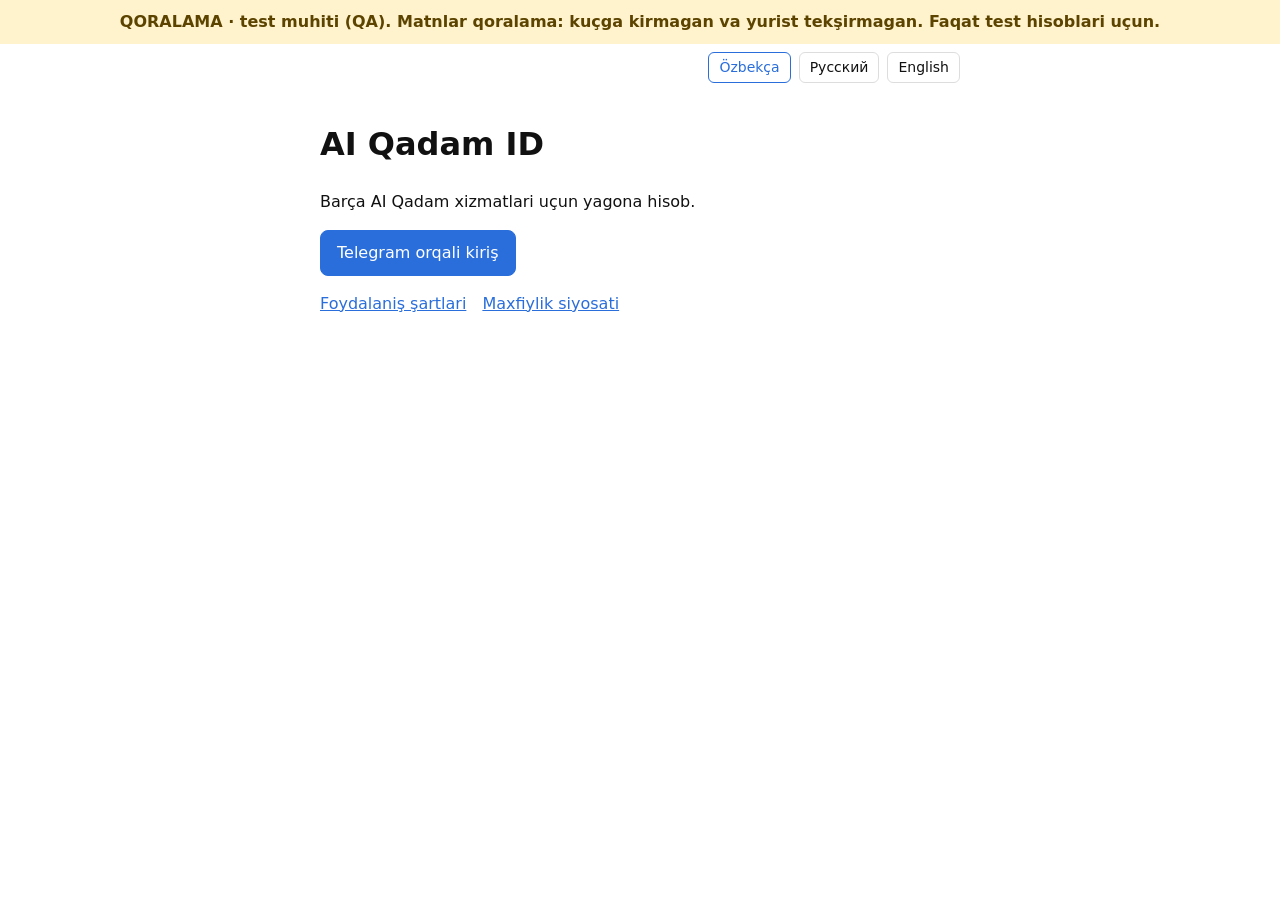
<file: index.html>
<!doctype html>
<html lang="uz" class="guard">
<head>
  <meta charset="utf-8">
  <meta name="viewport" content="width=device-width, initial-scale=1">
  <meta name="robots" content="noindex, nofollow">
  <meta http-equiv="Content-Security-Policy" content="default-src 'self'; script-src 'self' https://telegram.org; connect-src 'self' https://app.flow.aiqadam.org https://oauth.telegram.org; img-src 'self'; object-src 'none'; base-uri 'none'; form-action 'none'">
  <meta name="referrer" content="no-referrer">
  <title>AI Qadam ID (QA)</title>
  <link rel="stylesheet" href="style.css">
  <script src="https://telegram.org/js/telegram-widget.js?22" defer></script>
  <script src="md.js" defer></script>
  <script src="app.js" defer></script>
</head>
<body>
  <div id="banner" class="banner" role="note"></div>
  <nav id="langs" class="langs"></nav>
  <main id="app"></main>
</body>
</html>
</file>
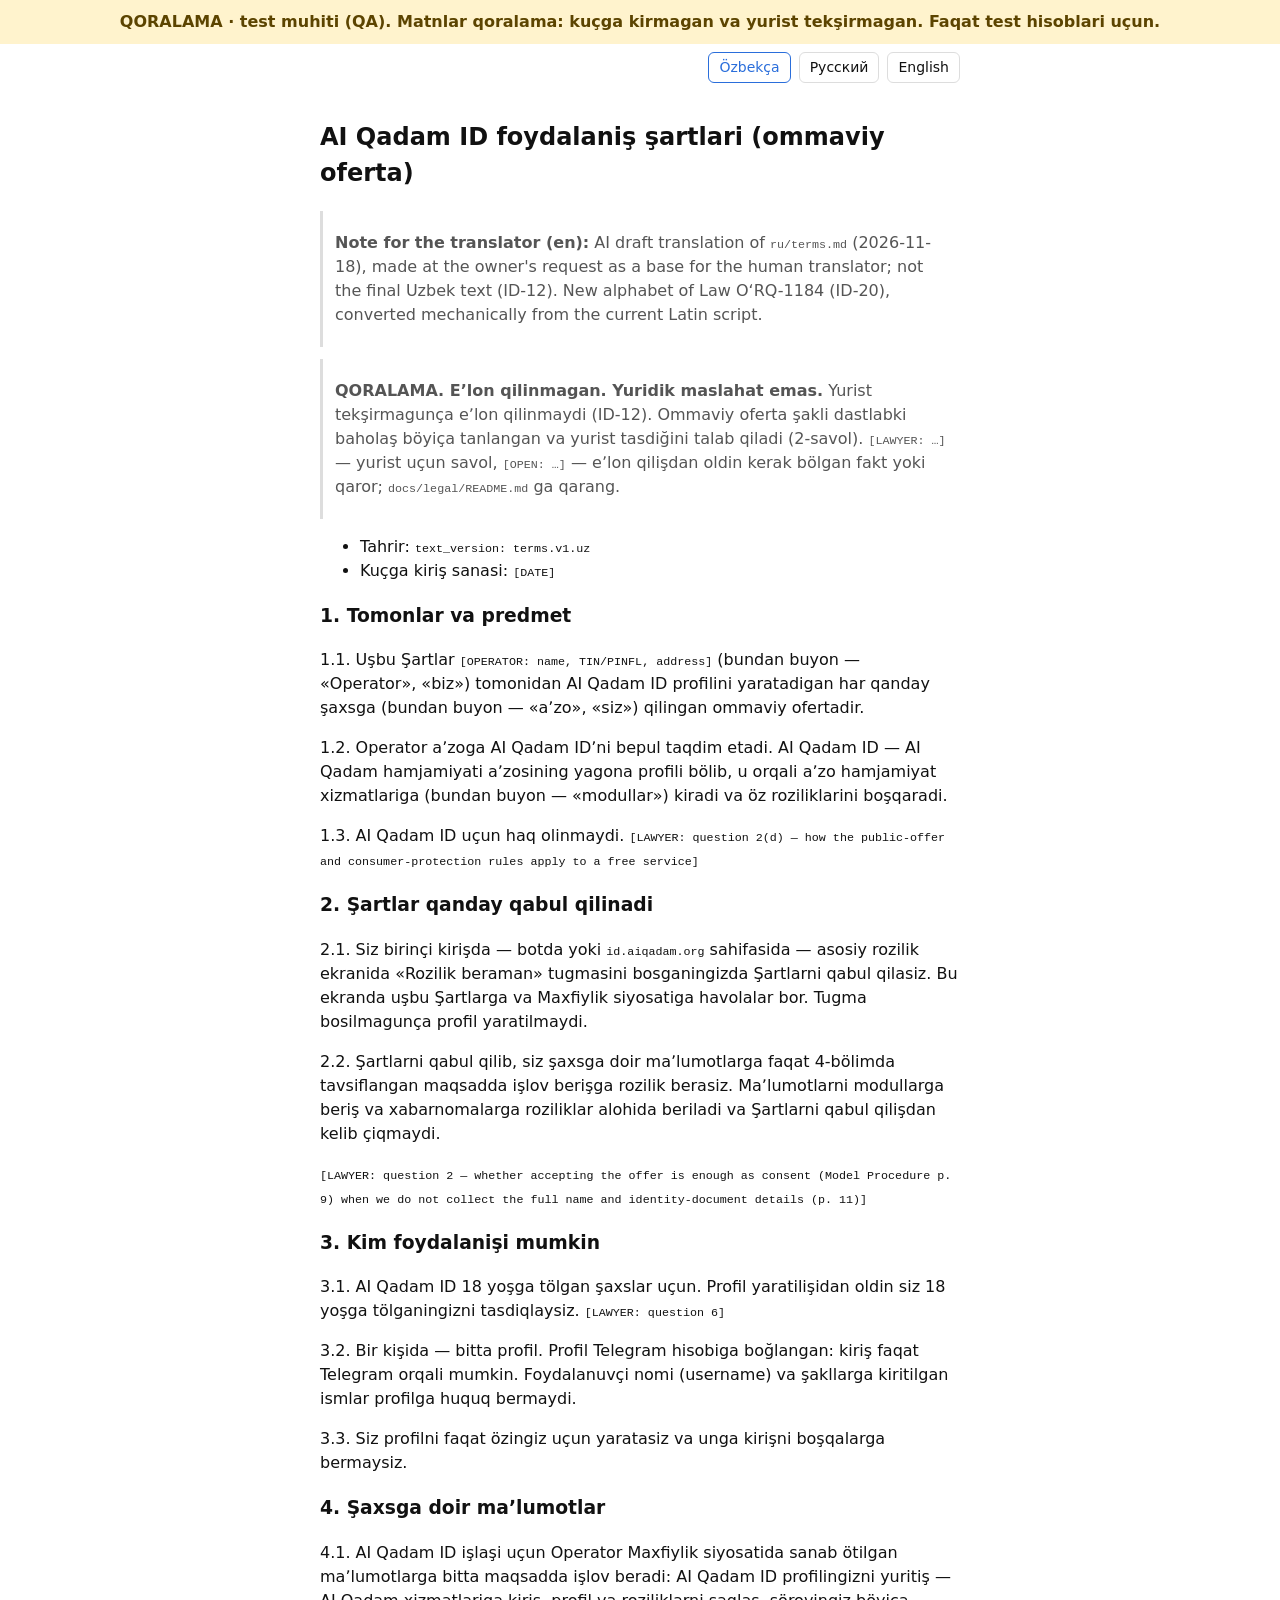
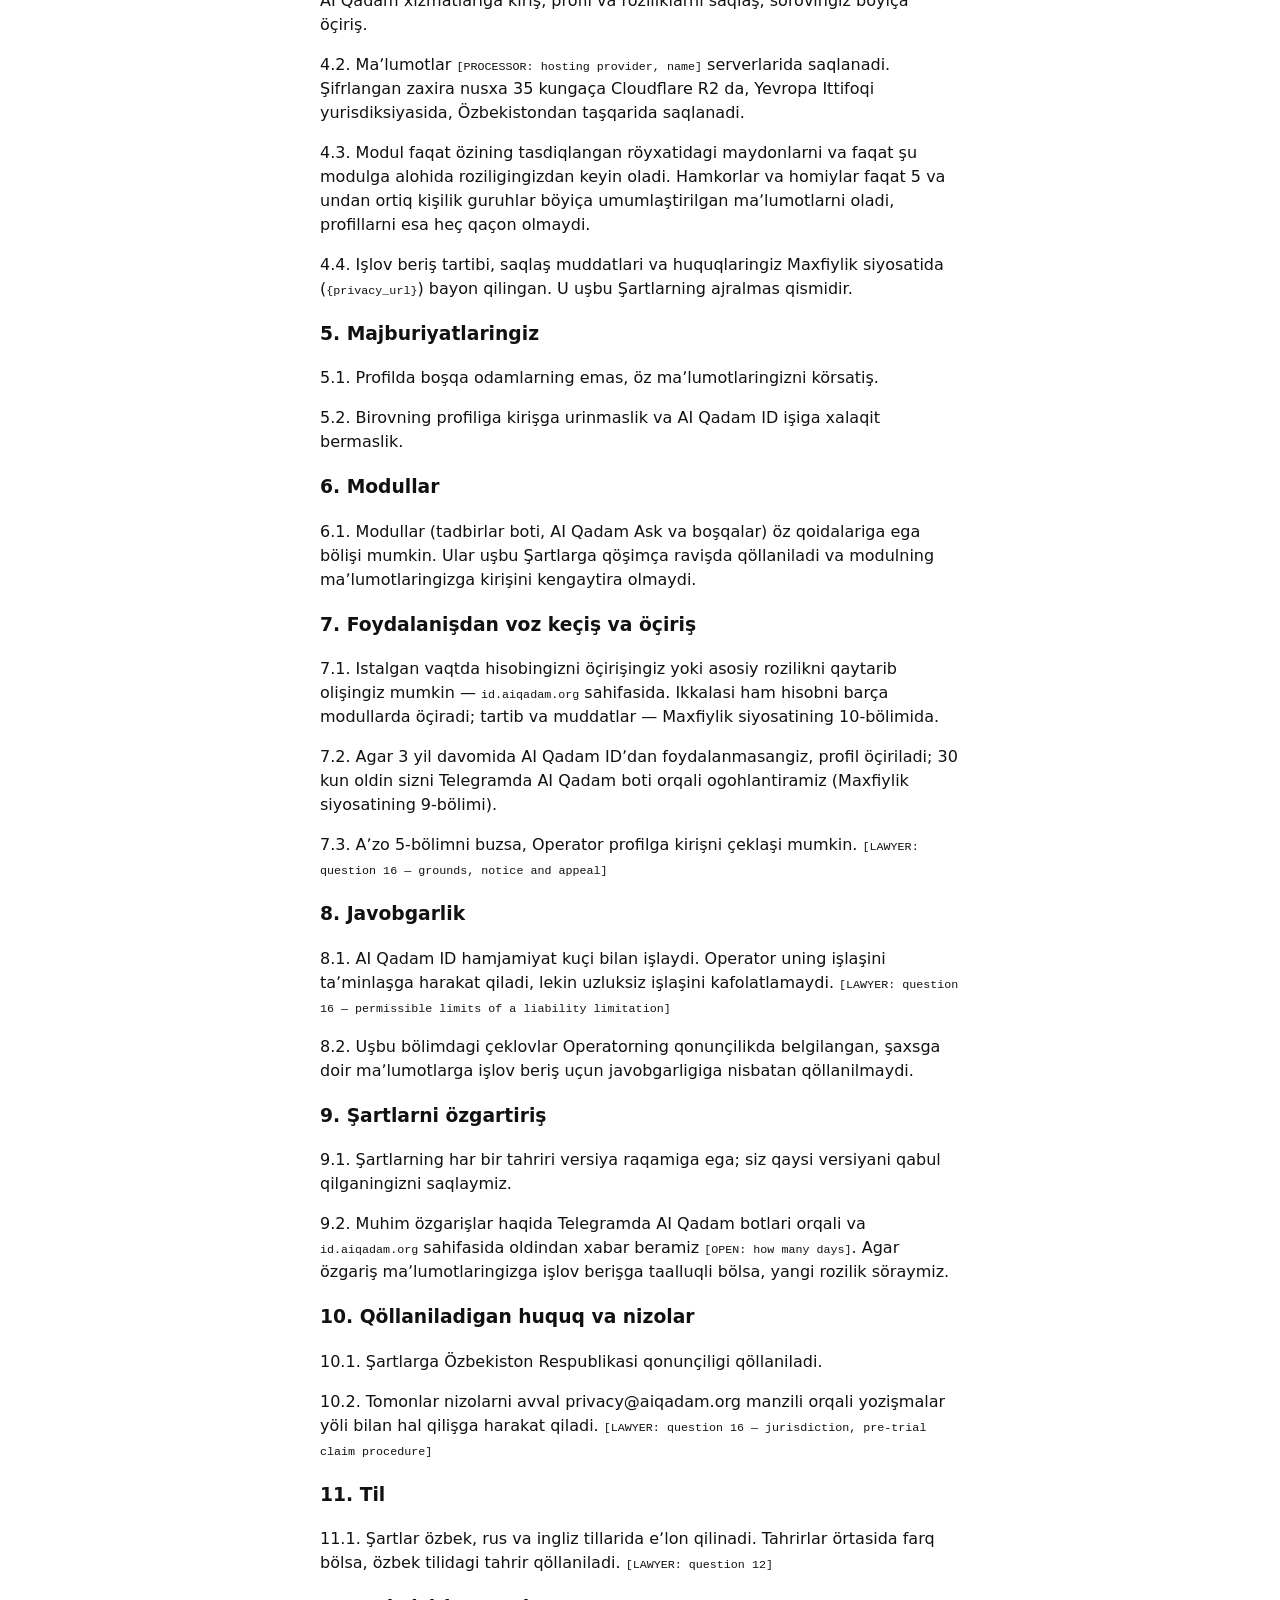
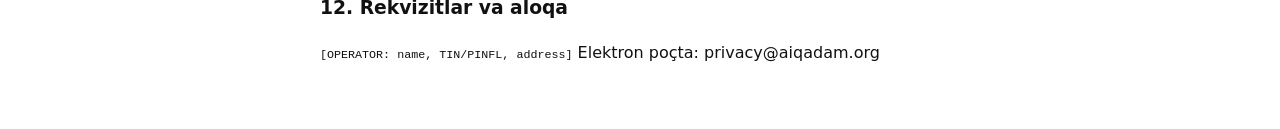
<file: legal.html>
<!doctype html>
<html lang="uz" class="guard">
<head>
  <meta charset="utf-8">
  <meta name="viewport" content="width=device-width, initial-scale=1">
  <meta name="robots" content="noindex, nofollow">
  <meta http-equiv="Content-Security-Policy" content="default-src 'self'; object-src 'none'; base-uri 'none'; form-action 'none'">
  <meta name="referrer" content="no-referrer">
  <title>AI Qadam ID (QA)</title>
  <link rel="stylesheet" href="style.css">
  <script src="md.js" defer></script>
  <script src="legal.js" defer></script>
</head>
<body>
  <div id="banner" class="banner" role="note"></div>
  <nav id="langs" class="langs"></nav>
  <main id="app" class="legal"></main>
</body>
</html>
</file>
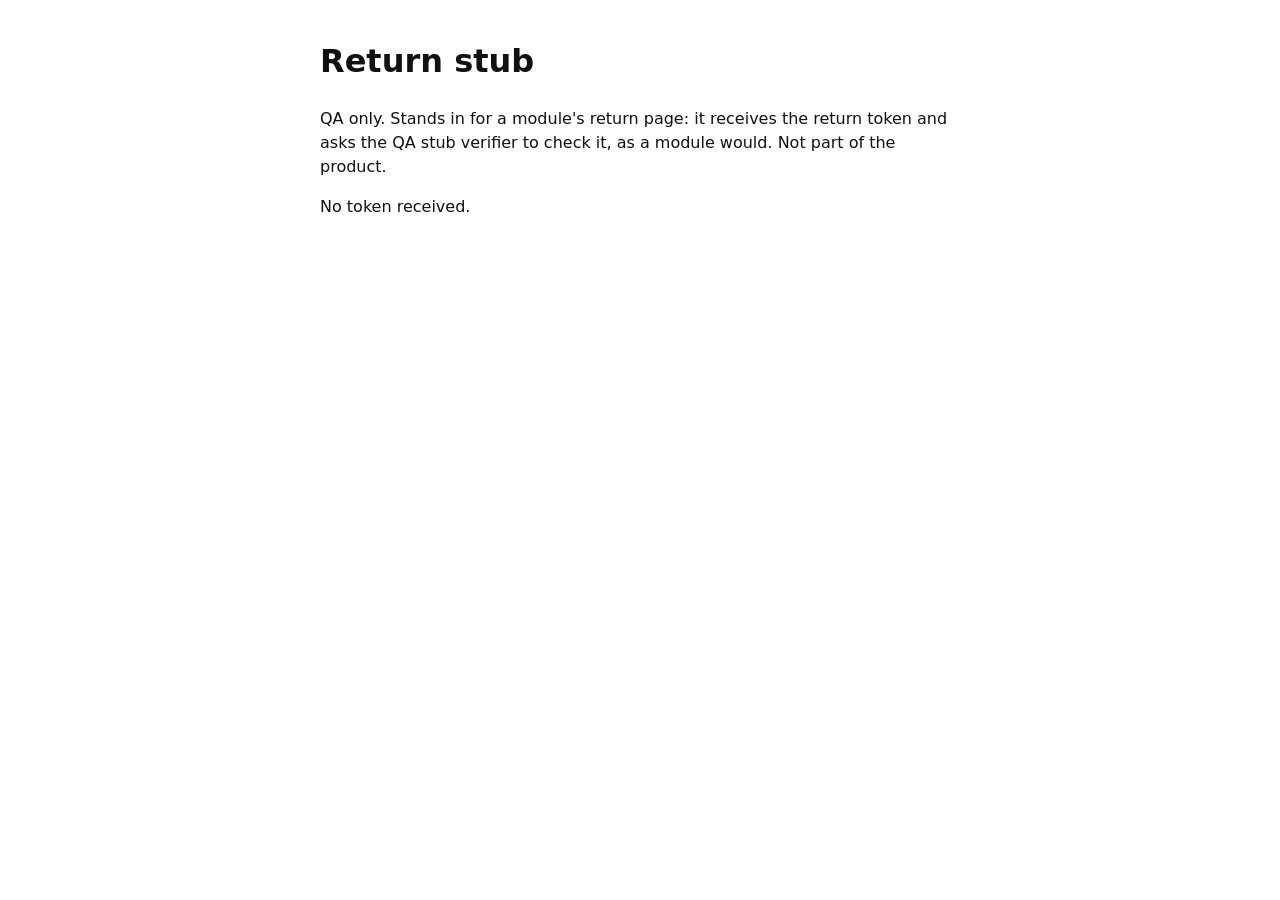
<file: return-stub.html>
<!doctype html>
<html lang="en">
<head>
  <meta charset="utf-8">
  <meta name="viewport" content="width=device-width, initial-scale=1">
  <meta name="robots" content="noindex, nofollow">
  <meta http-equiv="Content-Security-Policy" content="default-src 'self'; connect-src https://app.flow.aiqadam.org">
  <meta name="referrer" content="no-referrer">
  <title>AI Qadam ID — return stub (QA)</title>
  <link rel="stylesheet" href="style.css">
  <script src="return-stub.js" defer></script>
</head>
<body>
  <main>
    <h1>Return stub</h1>
    <p>QA only. Stands in for a module's return page: it receives the return token and asks the QA stub
      verifier to check it, as a module would. Not part of the product.</p>
    <p id="status">…</p>
  </main>
</body>
</html>
</file>
<file: style.css>
:root { --fg: #111; --bg: #fff; --muted: #555; --line: #ddd; --accent: #2a6edb; --warn-bg: #fff3cd; --warn-fg: #5c4400;
  --err: #b00020; --ok: #1b6e2a; --danger: #b00020; }
@media (prefers-color-scheme: dark) {
  :root { --fg: #eee; --bg: #111; --muted: #aaa; --line: #333; --accent: #6ea0ff; --warn-bg: #3d3200; --warn-fg: #ffe9a6;
    --err: #ff6b81; --ok: #7bd88f; --danger: #ff6b81; }
}
/* Hidden until the script has checked it is not inside a frame (clickjacking). */
html.guard:not(.ok) body { display: none; }
body { font-family: system-ui, -apple-system, sans-serif; margin: 0; color: var(--fg); background: var(--bg); line-height: 1.5; }
main { max-width: 640px; margin: 0 auto; padding: 16px 16px 48px; overflow-wrap: break-word; }
.banner { background: var(--warn-bg); color: var(--warn-fg); font-weight: 600; padding: 10px 16px; text-align: center; }
.langs { display: flex; gap: 8px; justify-content: flex-end; max-width: 640px; margin: 8px auto 0; padding: 0 16px; }
.lang { background: none; border: 1px solid var(--line); border-radius: 6px; color: var(--fg); padding: 4px 10px;
  font: inherit; font-size: 14px; cursor: pointer; text-decoration: none; }
.lang.on { border-color: var(--accent); color: var(--accent); }
button { font: inherit; padding: 10px 16px; border-radius: 8px; border: 1px solid var(--line); background: var(--bg);
  color: var(--fg); cursor: pointer; }
button:disabled { opacity: .5; cursor: default; }
button.primary { background: var(--accent); border-color: var(--accent); color: #fff; }
button.danger { color: var(--danger); border-color: var(--danger); }
/* "Yes" and "no" look the same (consents.md, rules for every screen). */
.buttons { display: flex; flex-wrap: wrap; gap: 12px; margin-top: 16px; }
.buttons button { flex: 1 1 200px; }
.consent blockquote, .legal blockquote { margin: 12px 0; padding: 4px 12px; border-left: 3px solid var(--line); color: var(--muted); }
.msg { border-radius: 8px; padding: 4px 12px; margin: 12px 0; border: 1px solid var(--line); }
.msg.err { border-color: var(--err); color: var(--err); }
.msg.ok { border-color: var(--ok); color: var(--ok); }
.busy { color: var(--muted); }
.links { display: flex; gap: 16px; flex-wrap: wrap; }
a { color: var(--accent); }
.profile { display: grid; grid-template-columns: max-content 1fr; gap: 4px 16px; }
.profile dt { color: var(--muted); }
.profile dd { margin: 0; }
.consents { list-style: none; padding: 0; }
.consents li { display: flex; flex-wrap: wrap; align-items: center; gap: 8px 16px; padding: 12px 0; border-bottom: 1px solid var(--line); }
.consents strong { flex: 1 1 100%; }
.status { color: var(--muted); flex: 1 1 auto; }
.table { overflow-x: auto; }
table { border-collapse: collapse; margin: 12px 0; font-size: 14px; }
th, td { border: 1px solid var(--line); padding: 6px 8px; text-align: left; vertical-align: top; }
code { font-size: .9em; }
@media (max-width: 480px) { .profile { grid-template-columns: 1fr; } .profile dd { margin-bottom: 8px; } }
</file>
